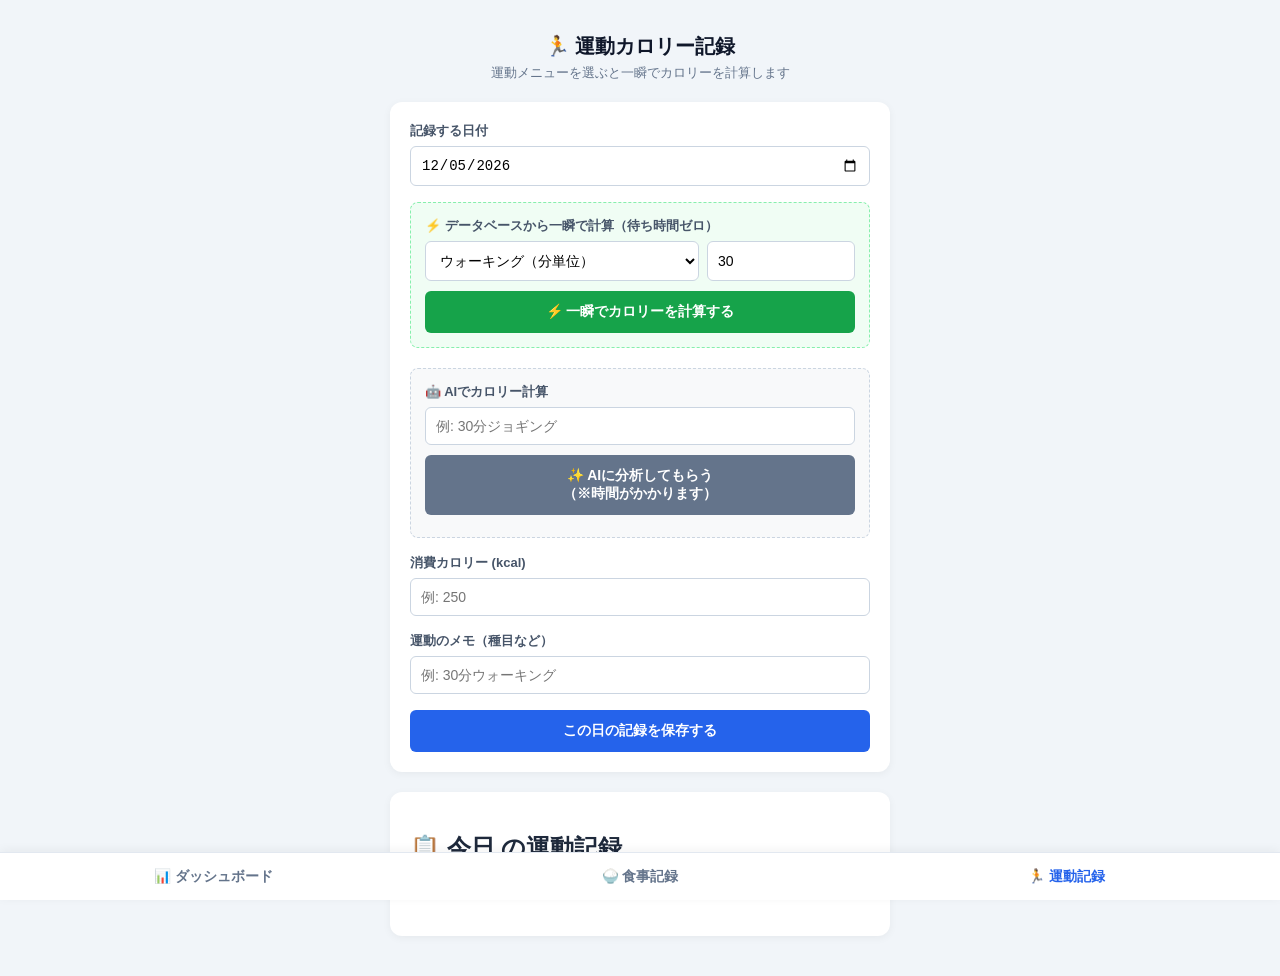
<file: exercise.html>
<!DOCTYPE html>
<html lang="ja">
<head>
    <meta charset="UTF-8">
    <meta name="viewport" content="width=device-width, initial-scale=1.0">
    <title>運動記録 - 体重・カロリー管理アプリ</title>
    <link rel="stylesheet" href="style.css">
</head>
<body>

    <div class="container">
        <!-- ヘッダー -->
        <header class="app-header">
            <h1>🏃 運動カロリー記録</h1>
            <p class="subtitle">運動メニューを選ぶと一瞬でカロリーを計算します</p>
        </header>

        <!-- 運動入力・表示カード -->
        <main class="card">
            <div class="form-group">
                <label for="exerciseDate">記録する日付</label>
                <input type="date" id="exerciseDate" onchange="onDateChanged()">
            </div>

            <!-- ★指定された9つの運動項目に対応したデータベース計算エリア -->
            <div class="form-group db-calc-box">
                <label class="db-calc-label">⚡ データベースから一瞬で計算（待ち時間ゼロ）</label>
                
                <div class="db-input-row">
                    <select id="dbExerciseSelect" class="db-select-field">
                        <option value="walking">ウォーキング（分単位）</option>
                        <option value="running">ジョギング（分単位）</option>
                        <option value="pushup">腕立て（回数単位）</option>
                        <option value="situp">腹筋（回数単位）</option>
                        <option value="backextension">背筋（回数単位）</option>
                        <option value="squat">スクワット（回数単位）</option>
                        <option value="cycling">サイクリング（分単位）</option>
                        <option value="yoga">ヨガ・ストレッチ（分単位）</option>
                        <option value="swimming">水泳（分単位）</option>
                    </select>
                    <input type="number" id="dbExerciseAmount" class="db-amount-field" placeholder="時間(分) or 回数" value="30">
                </div>
                
                <button type="button" class="btn-primary db-btn" onclick="calculateFromDatabase()">⚡ 一瞬でカロリーを計算する</button>
            </div>

            <!-- 従来のAI自動計算エリア（おまけ） -->
            <div class="form-group ai-calc-box">
                <label for="aiInputText" class="ai-calc-label">🤖 AIでカロリー計算</label>
                <input type="text" id="aiInputText" class="ai-input-field" placeholder="例: 30分ジョギング">
                <button type="button" class="btn-primary ai-btn" onclick="analyzeExerciseWithAI()">✨ AIに分析してもらう<br>（※時間がかかります）</button>
                <p id="aiStatus" class="ai-status-text"></p>
            </div>

            <div class="form-group">
                <label for="burnedCal">消費カロリー (kcal)</label>
                <input type="number" id="burnedCal" placeholder="例: 250">
            </div>

            <div class="form-group">
                <label for="exerciseMemo">運動のメモ（種目など）</label>
                <input type="text" id="exerciseMemo" placeholder="例: 30分ウォーキング">
            </div>

            <button class="btn-primary" onclick="saveExerciseRecord()">この日の記録を保存する</button>
        </main>

        <!-- 選択した日の状態を表示するエリア -->
        <section class="card" style="margin-top: 20px;">
            <h2>📋 <span id="selectedDateTitle">今日</span> の運動記録</h2>
            <div id="dayRecordList">この日の記録はまだありません。</div>
        </section>

        <!-- 画面下部固定のナビゲーションバー -->
        <nav class="bottom-nav">
            <a href="index.html">📊 ダッシュボード</a>
            <a href="food.html">🍚 食事記録</a>
            <a href="exercise.html" class="active">🏃 運動記録</a>
        </nav>
    </div>

    <script src="exercise.js"></script>
</body>
</html>
</file>
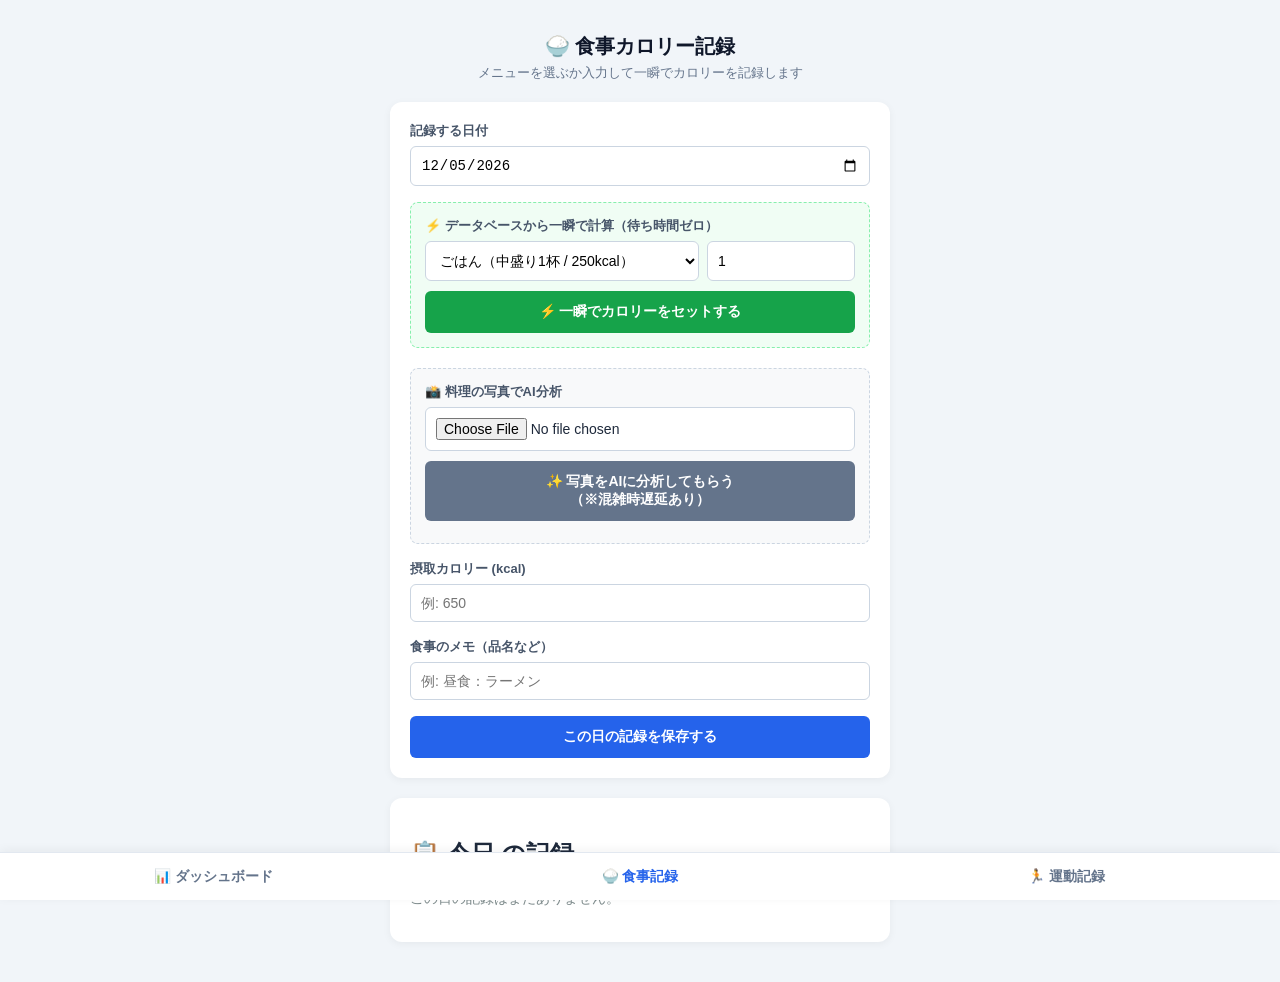
<file: food.html>
<!DOCTYPE html>
<html lang="ja">
<head>
    <meta charset="UTF-8">
    <meta name="viewport" content="width=device-width, initial-scale=1.0">
    <title>食事記録 - 体重・カロリー管理アプリ</title>
    <link rel="stylesheet" href="style.css">
</head>
<body>

    <div class="container">
        <!-- ヘッダー -->
        <header class="app-header">
            <h1>🍚 食事カロリー記録</h1>
            <p class="subtitle">メニューを選ぶか入力して一瞬でカロリーを記録します</p>
        </header>

        <!-- 食事入力・表示カード -->
        <main class="card">
            <div class="form-group">
                <label for="foodDate">記録する日付</label>
                <input type="date" id="foodDate" onchange="onDateChanged()">
            </div>

            <!-- ★データベース計算エリア（待ち時間ゼロ） -->
            <div class="form-group db-calc-box">
                <label class="db-calc-label">⚡ データベースから一瞬で計算（待ち時間ゼロ）</label>
                
                <div class="db-input-row">
                    <select id="dbFoodSelect" class="db-select-field">
                        <optgroup label="🍚 ごはん・主食">
                            <option value="rice">ごはん（中盛り1杯 / 250kcal）</option>
                            <option value="onigiri">おにぎり（1個 / 180kcal）</option>
                            <option value="bread">食パン（6枚切り1枚 / 160kcal）</option>
                        </optgroup>
                        <optgroup label="🍜 麺類">
                            <option value="ramen">ラーメン（1杯 / 650kcal）</option>
                            <option value="udon">うどん・そば（1杯 / 400kcal）</option>
                            <option value="pasta">パスタ（1皿 / 600kcal）</option>
                        </optgroup>
                        <optgroup label="🍖 主菜・おかず">
                            <option value="karaage">鶏の唐揚げ（3〜4個 / 300kcal）</option>
                            <option value="hamburg">ハンバーグ（1個 / 350kcal）</option>
                            <option value="grilled_fish">焼き魚（1切れ / 200kcal）</option>
                            <option value="curry">カレーライス（1皿 / 750kcal）</option>
                        </optgroup>
                        <optgroup label="🍳 卵料理・おつまみ">
                            <option value="tamagoyaki">卵焼き（1人前 / 150kcal）</option>
                        </optgroup>
                        <optgroup label="🥗 汁物・副菜">
                            <option value="salad">グリーンサラダ（1皿 / 80kcal）</option>
                            <option value="miso_soup">みそ汁（1杯 / 50kcal）</option>
                        </optgroup>
                        <optgroup label="🍺 ドリンク・お酒・スイーツ">
                            <option value="beer350">ビール 350ml（1缶 / 140kcal）</option>
                            <option value="beer500">ビール 500ml（1缶 / 200kcal）</option>
                            <option value="coffee_latte">カフェラテ（1杯 / 120kcal）</option>
                            <option value="sweets">洋菓子・ケーキ（1個 / 350kcal）</option>
                        </optgroup>
                    </select>
                    
                    <!-- ★ 1から始まり、0.5刻みで増減するように設定 (min="1", step="0.5", value="1") -->
                    <input type="number" id="dbFoodAmount" class="db-amount-field" placeholder="数量" value="1" min="1" step="0.5">
                </div>
                
                <button type="button" class="btn-primary db-btn" onclick="calculateFoodFromDatabase()">⚡ 一瞬でカロリーをセットする</button>
            </div>

            <!-- ★写真AI分析エリア（おまけ） -->
            <div class="form-group ai-calc-box">
                <label for="foodPhoto" class="ai-calc-label">📸 料理の写真でAI分析</label>
                <input type="file" id="foodPhoto" accept="image/*" capture="environment" class="ai-input-field">
                <button type="button" class="btn-primary ai-btn" onclick="analyzePhotoWithAI()">✨ 写真をAIに分析してもらう<br>（※混雑時遅延あり）</button>
                <p id="aiStatus" class="ai-status-text"></p>
            </div>

            <div class="form-group">
                <label for="foodIntake">摂取カロリー (kcal)</label>
                <input type="number" id="foodIntake" placeholder="例: 650">
            </div>

            <div class="form-group">
                <label for="foodMemo">食事のメモ（品名など）</label>
                <input type="text" id="foodMemo" placeholder="例: 昼食：ラーメン">
            </div>

            <button class="btn-primary" onclick="saveFoodRecord()">この日の記録を保存する</button>
        </main>

        <!-- 選択した日の状態を表示するエリア -->
        <section class="card" style="margin-top: 20px;">
            <h2>📋 <span id="selectedDateTitle">今日</span> の記録</h2>
            <div id="dayRecordList">この日の記録はまだありません。</div>
        </section>

        <!-- 画面下部固定のナビゲーションバー -->
        <nav class="bottom-nav">
            <a href="index.html">📊 ダッシュボード</a>
            <a href="food.html" class="active">🍚 食事記録</a>
            <a href="exercise.html">🏃 運動記録</a>
        </nav>
    </div>

    <script src="food.js"></script>
</body>
</html>
</file>
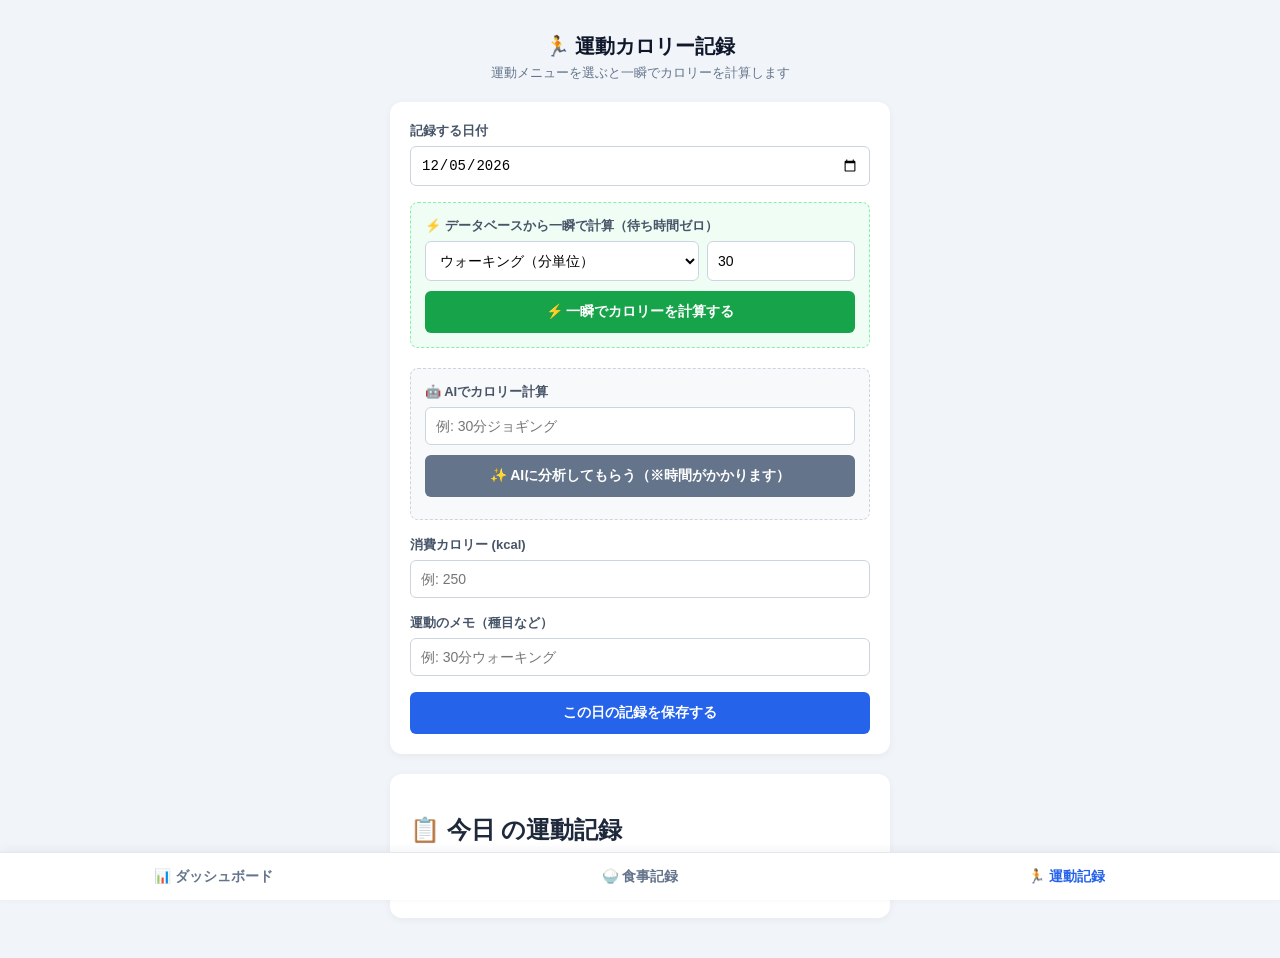
<file: weight_app/exercise.html>
<!DOCTYPE html>
<html lang="ja">
<head>
    <meta charset="UTF-8">
    <meta name="viewport" content="width=device-width, initial-scale=1.0">
    <title>運動記録 - 体重・カロリー管理アプリ</title>
    <link rel="stylesheet" href="style.css">
</head>
<body>

    <div class="container">
        <!-- ヘッダー -->
        <header class="app-header">
            <h1>🏃 運動カロリー記録</h1>
            <p class="subtitle">運動メニューを選ぶと一瞬でカロリーを計算します</p>
        </header>

        <!-- 運動入力・表示カード -->
        <main class="card">
            <div class="form-group">
                <label for="exerciseDate">記録する日付</label>
                <input type="date" id="exerciseDate" onchange="onDateChanged()">
            </div>

            <!-- ★指定された9つの運動項目に対応したデータベース計算エリア -->
            <div class="form-group db-calc-box">
                <label class="db-calc-label">⚡ データベースから一瞬で計算（待ち時間ゼロ）</label>
                
                <div class="db-input-row">
                    <select id="dbExerciseSelect" class="db-select-field">
                        <option value="walking">ウォーキング（分単位）</option>
                        <option value="running">ジョギング（分単位）</option>
                        <option value="pushup">腕立て（回数単位）</option>
                        <option value="situp">腹筋（回数単位）</option>
                        <option value="backextension">背筋（回数単位）</option>
                        <option value="squat">スクワット（回数単位）</option>
                        <option value="cycling">サイクリング（分単位）</option>
                        <option value="yoga">ヨガ・ストレッチ（分単位）</option>
                        <option value="swimming">水泳（分単位）</option>
                    </select>
                    <input type="number" id="dbExerciseAmount" class="db-amount-field" placeholder="時間(分) or 回数" value="30">
                </div>
                
                <button type="button" class="btn-primary db-btn" onclick="calculateFromDatabase()">⚡ 一瞬でカロリーを計算する</button>
            </div>

            <!-- 従来のAI自動計算エリア（おまけ） -->
            <div class="form-group ai-calc-box">
                <label for="aiInputText" class="ai-calc-label">🤖 AIでカロリー計算</label>
                <input type="text" id="aiInputText" class="ai-input-field" placeholder="例: 30分ジョギング">
                <button type="button" class="btn-primary ai-btn" onclick="analyzeExerciseWithAI()">✨ AIに分析してもらう（※時間がかかります）</button>
                <p id="aiStatus" class="ai-status-text"></p>
            </div>

            <div class="form-group">
                <label for="burnedCal">消費カロリー (kcal)</label>
                <input type="number" id="burnedCal" placeholder="例: 250">
            </div>

            <div class="form-group">
                <label for="exerciseMemo">運動のメモ（種目など）</label>
                <input type="text" id="exerciseMemo" placeholder="例: 30分ウォーキング">
            </div>

            <button class="btn-primary" onclick="saveExerciseRecord()">この日の記録を保存する</button>
        </main>

        <!-- 選択した日の状態を表示するエリア -->
        <section class="card" style="margin-top: 20px;">
            <h2>📋 <span id="selectedDateTitle">今日</span> の運動記録</h2>
            <div id="dayRecordList">この日の記録はまだありません。</div>
        </section>

        <!-- 画面下部固定のナビゲーションバー -->
        <nav class="bottom-nav">
            <a href="index.html">📊 ダッシュボード</a>
            <a href="food.html">🍚 食事記録</a>
            <a href="exercise.html" class="active">🏃 運動記録</a>
        </nav>
    </div>

    <script src="exercise.js"></script>
</body>
</html>
</file>
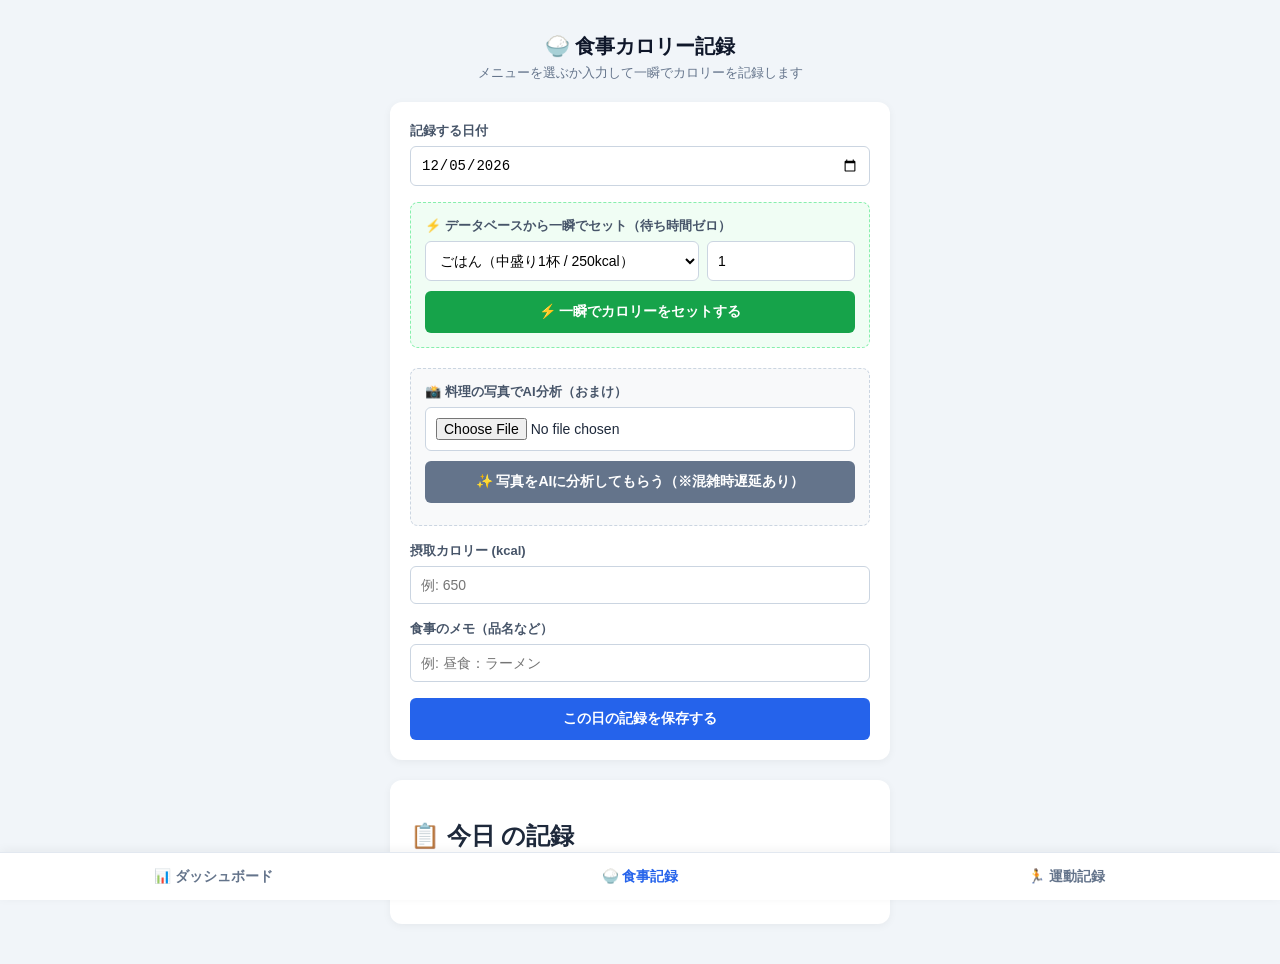
<file: weight_app/food.html>
<!DOCTYPE html>
<html lang="ja">
<head>
    <meta charset="UTF-8">
    <meta name="viewport" content="width=device-width, initial-scale=1.0">
    <title>食事記録 - 体重・カロリー管理アプリ</title>
    <link rel="stylesheet" href="style.css">
</head>
<body>

    <div class="container">
        <!-- ヘッダー -->
        <header class="app-header">
            <h1>🍚 食事カロリー記録</h1>
            <p class="subtitle">メニューを選ぶか入力して一瞬でカロリーを記録します</p>
        </header>

        <!-- 食事入力・表示カード -->
        <main class="card">
            <div class="form-group">
                <label for="foodDate">記録する日付</label>
                <input type="date" id="foodDate" onchange="onDateChanged()">
            </div>

            <!-- ★データベース計算エリア（待ち時間ゼロ） -->
            <div class="form-group db-calc-box">
                <label class="db-calc-label">⚡ データベースから一瞬でセット（待ち時間ゼロ）</label>
                
                <div class="db-input-row">
                    <select id="dbFoodSelect" class="db-select-field">
                        <optgroup label="🍚 ごはん・主食">
                            <option value="rice">ごはん（中盛り1杯 / 250kcal）</option>
                            <option value="onigiri">おにぎり（1個 / 180kcal）</option>
                            <option value="bread">食パン（6枚切り1枚 / 160kcal）</option>
                        </optgroup>
                        <optgroup label="🍜 麺類">
                            <option value="ramen">ラーメン（1杯 / 650kcal）</option>
                            <option value="udon">うどん・そば（1杯 / 400kcal）</option>
                            <option value="pasta">パスタ（1皿 / 600kcal）</option>
                        </optgroup>
                        <optgroup label="🍖 主菜・おかず">
                            <option value="karaage">鶏の唐揚げ（3〜4個 / 300kcal）</option>
                            <option value="hamburg">ハンバーグ（1個 / 350kcal）</option>
                            <option value="grilled_fish">焼き魚（1切れ / 200kcal）</option>
                            <option value="curry">カレーライス（1皿 / 750kcal）</option>
                        </optgroup>
                        <optgroup label="🍳 卵料理・おつまみ">
                            <option value="tamagoyaki">卵焼き（1人前 / 150kcal）</option>
                        </optgroup>
                        <optgroup label="🥗 汁物・副菜">
                            <option value="salad">グリーンサラダ（1皿 / 80kcal）</option>
                            <option value="miso_soup">みそ汁（1杯 / 50kcal）</option>
                        </optgroup>
                        <optgroup label="🍺 ドリンク・お酒・スイーツ">
                            <option value="beer350">ビール 350ml（1缶 / 140kcal）</option>
                            <option value="beer500">ビール 500ml（1缶 / 200kcal）</option>
                            <option value="coffee_latte">カフェラテ（1杯 / 120kcal）</option>
                            <option value="sweets">洋菓子・ケーキ（1個 / 350kcal）</option>
                        </optgroup>
                    </select>
                    
                    <!-- ★ 1から始まり、0.5刻みで増減するように設定 (min="1", step="0.5", value="1") -->
                    <input type="number" id="dbFoodAmount" class="db-amount-field" placeholder="数量" value="1" min="1" step="0.5">
                </div>
                
                <button type="button" class="btn-primary db-btn" onclick="calculateFoodFromDatabase()">⚡ 一瞬でカロリーをセットする</button>
            </div>

            <!-- ★写真AI分析エリア（おまけ） -->
            <div class="form-group ai-calc-box">
                <label for="foodPhoto" class="ai-calc-label">📸 料理の写真でAI分析（おまけ）</label>
                <input type="file" id="foodPhoto" accept="image/*" capture="environment" class="ai-input-field">
                <button type="button" class="btn-primary ai-btn" onclick="analyzePhotoWithAI()">✨ 写真をAIに分析してもらう（※混雑時遅延あり）</button>
                <p id="aiStatus" class="ai-status-text"></p>
            </div>

            <div class="form-group">
                <label for="foodIntake">摂取カロリー (kcal)</label>
                <input type="number" id="foodIntake" placeholder="例: 650">
            </div>

            <div class="form-group">
                <label for="foodMemo">食事のメモ（品名など）</label>
                <input type="text" id="foodMemo" placeholder="例: 昼食：ラーメン">
            </div>

            <button class="btn-primary" onclick="saveFoodRecord()">この日の記録を保存する</button>
        </main>

        <!-- 選択した日の状態を表示するエリア -->
        <section class="card" style="margin-top: 20px;">
            <h2>📋 <span id="selectedDateTitle">今日</span> の記録</h2>
            <div id="dayRecordList">この日の記録はまだありません。</div>
        </section>

        <!-- 画面下部固定のナビゲーションバー -->
        <nav class="bottom-nav">
            <a href="index.html">📊 ダッシュボード</a>
            <a href="food.html" class="active">🍚 食事記録</a>
            <a href="exercise.html">🏃 運動記録</a>
        </nav>
    </div>

    <script src="food.js"></script>
</body>
</html>
</file>
<file: style.css>
/* ========================================== */
/* 共通デザイン・スタイル定義 */
/* ========================================== */
body {
    font-family: -apple-system, BlinkMacSystemFont, "Segoe UI", Roboto, sans-serif;
    background-color: #f1f5f9;
    color: #1e293b;
    margin: 0;
    padding: 20px;
}

.container {
    max-width: 500px;
    margin: 0 auto;
}

.card {
    background: #fff;
    border-radius: 12px;
    box-shadow: 0 2px 8px rgba(0,0,0,0.05);
    padding: 20px;
    margin-bottom: 20px;
}

.app-header {
    text-align: center;
    margin-bottom: 20px;
}

.app-header h1 {
    font-size: 20px;
    margin-bottom: 4px;
    color: #0f172a;
}

.subtitle {
    font-size: 13px;
    color: #64748b;
    margin: 0;
}

.form-group {
    margin-bottom: 16px;
}

.form-group label {
    font-size: 13px;
    color: #475569;
    display: block;
    margin-bottom: 6px;
    font-weight: bold;
}

.form-group input,
.form-group select {
    width: 100%;
    padding: 10px;
    border: 1px solid #cbd5e1;
    border-radius: 6px;
    box-sizing: border-box;
    font-size: 14px;
}

.btn-primary {
    width: 100%;
    background-color: #2563eb;
    color: #fff;
    border: none;
    padding: 12px;
    border-radius: 6px;
    cursor: pointer;
    font-weight: bold;
    font-size: 14px;
    transition: background-color 0.2s;
}

.btn-primary:hover {
    background-color: #1d4ed8;
}

.link-btn {
    color: #2563eb;
    text-decoration: none;
    font-size: 14px;
    font-weight: bold;
}

.link-btn:hover {
    text-decoration: underline;
}

/* ========================================== */
/* プロフィールアコーディオン専用のスタイル */
/* ========================================== */
.profile-card {
    background: #fff;
    border-radius: 12px;
    box-shadow: 0 2px 8px rgba(0,0,0,0.05);
    padding: 16px;
    margin-bottom: 20px;
}

.profile-header {
    display: flex;
    justify-content: space-between;
    align-items: center;
    cursor: pointer;
    user-select: none;
}

.profile-header h3 {
    margin: 0;
    font-size: 16px;
    color: #1e293b;
}

.accordion-icon {
    font-size: 14px;
    color: #64748b;
}

.profile-body {
    display: none;
    margin-top: 15px;
    border-top: 1px solid #e2e8f0;
    padding-top: 15px;
}

/* ========================================== */
/* 計算結果・収支サマリー用のスタイル */
/* ========================================== */
.calc-result-box {
    background: #f8fafc;
    border: 1px solid #e2e8f0;
    border-radius: 8px;
    padding: 12px;
    margin-top: 15px;
    margin-bottom: 15px;
}

.calc-result-box p {
    margin: 4px 0;
    font-size: 13px;
    color: #334155;
}

.calc-result-box .highlight {
    font-weight: bold;
    color: #2563eb;
}

/* ========================================== */
/* カレンダー専用のスタイル */
/* ========================================== */
.calendar-day-header {
    font-size: 11px;
    font-weight: bold;
    color: #64748b;
    padding-bottom: 4px;
}

.calendar-cell {
    aspect-ratio: 1;
    background: #f1f5f9;
    border-radius: 6px;
    display: flex;
    flex-direction: column;
    justify-content: center;
    align-items: center;
    cursor: pointer;
    font-size: 12px;
    font-weight: bold;
    color: #1e293b;
    transition: transform 0.1s, opacity 0.1s;
    position: relative;
}

.calendar-cell:hover {
    opacity: 0.8;
    transform: scale(0.95);
}

.calendar-cell.empty {
    background: transparent;
    cursor: default;
}

/* アンダーカロリー（達成：緑系） */
.calendar-cell.under {
    background: #dcfce7;
    color: #166534;
    border: 1px solid #bbf7d0;
}

/* オーバーカロリー（超過：赤系） */
.calendar-cell.over {
    background: #fee2e2;
    color: #991b1b;
    border: 1px solid #fecaca;
}

/* 記録がないが日付がある日 */
.calendar-cell.neutral {
    background: #f8fafc;
    color: #64748b;
    border: 1px solid #e2e8f0;
}

/* ========================================== */
/* カレンダー専用のスタイル（コンパクト版） */
/* ========================================== */
.calendar-day-header {
    font-size: 10px;
    font-weight: bold;
    color: #64748b;
    padding-bottom: 2px;
}

.calendar-cell {
    aspect-ratio: 1.2; /* 少し横長にして高さを抑える */
    background: #f1f5f9;
    border-radius: 4px;
    display: flex;
    flex-direction: column;
    justify-content: center;
    align-items: center;
    cursor: pointer;
    font-size: 11px;
    font-weight: bold;
    color: #1e293b;
    transition: transform 0.1s, opacity 0.1s;
    position: relative;
}

.calendar-cell:hover {
    opacity: 0.8;
    transform: scale(0.95);
}

.calendar-cell.empty {
    background: transparent;
    cursor: default;
}

/* アンダーカロリー（達成：緑系） */
.calendar-cell.under {
    background: #dcfce7;
    color: #166534;
    border: 1px solid #bbf7d0;
}

/* オーバーカロリー（超過：赤系） */
.calendar-cell.over {
    background: #fee2e2;
    color: #991b1b;
    border: 1px solid #fecaca;
}

/* 記録がないが日付がある日 */
.calendar-cell.neutral {
    background: #f8fafc;
    color: #64748b;
    border: 1px solid #e2e8f0;
}

/* ========================================== */
/* ボトム固定ナビゲーションバーのスタイル */
/* ========================================== */
.bottom-nav {
    position: fixed;
    bottom: 0;
    left: 0;
    width: 100%;
    background: #ffffff;
    border-top: 1px solid #e2e8f0;
    display: flex;
    justify-content: space-around;
    padding: 0.6rem 0;           /* 上下の余白を少しコンパクトに調整 */
    box-shadow: 0 -0.125rem 0.625rem rgba(0, 0, 0, 0.05);
    z-index: 1000;
    box-sizing: border-box;
}

.bottom-nav a {
    text-decoration: none;
    color: #64748b;
    font-size: 0.85rem;          /* 375px以下でも収まりやすいサイズに微調整 */
    font-weight: bold;
    display: flex;
    flex-direction: column;
    align-items: center;
    gap: 0.15rem;                /* アイコンと文字の間隔を少し狭く */
    padding: 0.3rem 0.4rem;      /* 左右のパディングを少しスリムに */
    white-space: nowrap;         /* ★ここで文字の強制折り返しを禁止する */
    transition: color 0.2s;
    flex: 1;                     /* 3つのメニューで幅を均等に分ける */
    text-align: center;
}

.bottom-nav a:hover,
.bottom-nav a.active {
    color: #2563eb;
}

/* ========================================== */
/* カレンダーヘッダーのスマホ向け折り返し防止 */
/* ========================================== */
.calendar-header-area {
    display: flex;
    justify-content: space-between;
    align-items: center;
    margin-bottom: 10px;
    gap: 4px;
}

.calendar-title {
    margin: 0;
    font-size: 14px; /* スマホでも折り返しにくいサイズに調整 */
    white-space: nowrap; /* 文字の勝手な折り返しを防ぐ */
}

.calendar-nav-group {
    display: flex;
    gap: 4px;
    align-items: center;
    white-space: nowrap;
}

/* ========================================== */
/* 運動データベース計算＆AI計算エリアの専用スタイル */
/* ========================================== */

/* データベース計算ボックス */
.db-calc-box {
    background: #f0fdf4;
    padding: 14px;
    border-radius: 8px;
    border: 1px dashed #86efac;
    margin-bottom: 20px;
}

.db-calc-label {
    color: #166534;
    font-size: 14px;
    margin-bottom: 8px;
    display: block;
    font-weight: bold;
}

.db-btn {
    background-color: #16a34a;
}
.db-btn:hover {
    background-color: #15803d;
}

/* AI計算ボックス */
.ai-calc-box {
    background: #f8f9fa;
    padding: 14px;
    border-radius: 8px;
    border: 1px dashed #cbd5e1;
}

.ai-calc-label {
    color: #2563eb;
    font-size: 14px;
    margin-bottom: 8px;
    display: block;
    font-weight: bold;
}

.ai-input-field {
    margin-bottom: 10px;
    font-size: 14px;
    width: 100%;
    padding: 8px;
    border: 1px solid #ccc;
    border-radius: 4px;
    box-sizing: border-box;
}

.ai-btn {
    background-color: #64748b;
}
.ai-btn:hover {
    background-color: #475569;
}

.ai-status-text {
    font-size: 12px;
    color: #64748b;
    margin-top: 8px;
    margin-bottom: 0;
}

/* ========================================== */
/* 運動データベース計算エリアの専用スタイル */
/* ========================================== */
.db-calc-box {
    background: #f0fdf4;
    padding: 14px;
    border-radius: 8px;
    border: 1px dashed #86efac;
    margin-bottom: 20px;
}

.db-calc-label {
    color: #166534;
    font-size: 14px;
    margin-bottom: 8px;
    display: block;
    font-weight: bold;
}

.db-input-row {
    display: flex;
    gap: 8px;
    margin-bottom: 10px;
}

.db-select-field {
    flex: 2;
    padding: 8px;
    font-size: 14px;
    border: 1px solid #cbd5e1;
    border-radius: 6px;
    background-color: #fff;
}

.db-amount-field {
    flex: 1;
    padding: 8px;
    font-size: 14px;
    border: 1px solid #cbd5e1;
    border-radius: 6px;
    background-color: #fff;
}

.db-btn {
    background-color: #16a34a;
}
.db-btn:hover {
    background-color: #15803d;
}

/* ========================================== */
/* AI計算エリアの専用スタイル */
/* ========================================== */
.ai-calc-box {
    background: #f8f9fa;
    padding: 14px;
    border-radius: 8px;
    border: 1px dashed #cbd5e1;
}

.ai-calc-label {
    color: #2563eb;
    font-size: 14px;
    margin-bottom: 8px;
    display: block;
    font-weight: bold;
}

.ai-input-field {
    margin-bottom: 10px;
    font-size: 14px;
    width: 100%;
    padding: 8px;
    border: 1px solid #ccc;
    border-radius: 4px;
    box-sizing: border-box;
    background-color: #fff;
}

.ai-btn {
    background-color: #64748b;
}
.ai-btn:hover {
    background-color: #475569;
}

.ai-status-text {
    font-size: 12px;
    color: #64748b;
    margin-top: 8px;
    margin-bottom: 0;
}

/* ========================================== */
/* ダッシュボード (index.html) 専用スタイル */
/* ========================================== */

/* プロフィール・設定ボタン回り */
.profile-save-btn {
    margin-top: 10px;
}

.api-key-section {
    margin-top: 15px;
    border-top: 1px dashed #cbd5e1;
    padding-top: 15px;
}

.api-key-label {
    color: #2563eb;
}

.api-key-note {
    font-size: 11px;
    color: #64748b;
    margin-top: 2px;
    margin-bottom: 6px;
}

.api-key-row {
    display: flex;
    gap: 6px;
    margin-bottom: 6px;
}

.api-key-input {
    font-size: 13px;
    flex: 1;
}

.api-key-save-btn {
    padding: 8px 12px;
    background: #10b981;
    color: #fff;
    border: none;
    border-radius: 6px;
    font-weight: bold;
    cursor: pointer;
    white-space: nowrap;
}

.api-key-delete-btn {
    width: 100%;
    padding: 6px;
    background: #f1f5f9;
    color: #ef4444;
    border: 1px solid #fca5a5;
    border-radius: 6px;
    font-size: 12px;
    font-weight: bold;
    cursor: pointer;
}

.api-key-status {
    font-size: 11px;
    color: #166534;
    margin: 6px 0 0 0;
}

.reset-section {
    margin-top: 20px;
    border-top: 1px dashed #cbd5e1;
    padding-top: 15px;
}

.reset-btn {
    background-color: #ef4444;
}
.reset-btn:hover {
    background-color: #dc2626;
}

/* 体重グラフ・入力セクション */
.chart-header-area {
    display: flex;
    justify-content: space-between;
    align-items: center;
    margin-bottom: 12px;
    gap: 8px;
}

.chart-title {
    margin: 0;
    font-size: 15px;
    font-weight: bold;
    white-space: nowrap;
}

.period-btn-group {
    display: flex;
    gap: 3px;
    flex-shrink: 0;
}

.period-btn {
    padding: 4px 6px;
    font-size: 10px;
    border: 1px solid #cbd5e1;
    background: #fff;
    border-radius: 4px;
    cursor: pointer;
    white-space: nowrap;
}

.period-btn.active {
    background: #2563eb;
    color: #fff;
    border-color: #2563eb;
}

.chart-container-box {
    position: relative;
    height: 220px;
    width: 100%;
    margin-bottom: 20px;
}

.weight-form-area {
    border-top: 1px solid #e2e8f0;
    padding-top: 15px;
}

.weight-input-row {
    display: flex;
    gap: 10px;
    align-items: flex-end;
}

.weight-input-col {
    flex: 1;
}

.weight-label {
    font-size: 12px;
    color: #475569;
    display: block;
    margin-bottom: 4px;
}

.weight-date-field,
.weight-value-field {
    width: 100%;
    padding: 8px;
    border: 1px solid #cbd5e1;
    border-radius: 6px;
    box-sizing: border-box;
    font-size: 14px;
}

.weight-save-btn {
    padding: 9px 16px;
    white-space: nowrap;
}

/* カロリー収支サマリーセクション */
.summary-section-title {
    font-size: 15px;
    margin-top: 0;
    margin-bottom: 10px;
}

.summary-box {
    display: flex;
    justify-content: space-around;
    text-align: center;
    margin: 15px 0;
    padding: 12px 8px;
    background: #f8fafc;
    border-radius: 8px;
    align-items: center;
}

.summary-item-col {
    flex: 1;
    min-width: 0;
}

.summary-item-col-wide {
    flex: 1.2;
    min-width: 0;
    position: relative;
}

.summary-label {
    font-size: 11px;
    color: #64748b;
    display: block;
    white-space: nowrap;
}

.summary-vs {
    font-size: 14px;
    color: #cbd5e1;
    padding: 0 4px;
    flex-shrink: 0;
}

.summary-value-intake {
    font-size: 16px;
    font-weight: bold;
    color: #2563eb;
    display: block;
    margin-top: 4px;
}

.summary-value-burn {
    font-size: 16px;
    font-weight: bold;
    color: #ef4444;
    display: block;
    margin-top: 4px;
    cursor: pointer;
}

.burn-popup {
    display: none;
    position: absolute;
    top: 100%;
    left: 50%;
    transform: translateX(-50%);
    background: #1e293b;
    color: #fff;
    padding: 6px 10px;
    border-radius: 6px;
    font-size: 11px;
    white-space: nowrap;
    z-index: 10;
    box-shadow: 0 4px 6px rgba(0,0,0,0.1);
    margin-top: 4px;
}

.balance-display-box {
    text-align: center;
    padding: 10px;
    border-radius: 6px;
    background: #eff6ff;
}

.balance-text {
    margin: 0;
    font-size: 13px;
    font-weight: bold;
    color: #1e293b;
}

/* カレンダーセクション */
.calendar-title-text {
    font-size: 15px;
    font-weight: bold;
    white-space: nowrap;
}

.calendar-nav-btn {
    padding: 4px 8px;
    font-size: 12px;
    border: 1px solid #cbd5e1;
    background: #fff;
    border-radius: 4px;
    cursor: pointer;
    white-space: nowrap;
}

.calendar-ym-display {
    display: inline-flex;
    flex-direction: column;
    align-items: center;
    line-height: 1.1;
    vertical-align: middle;
}

.calendar-year-span {
    font-size: 10px;
    font-weight: bold;
    color: #64748b;
    white-space: nowrap;
}

.calendar-month-span {
    font-size: 13px;
    font-weight: bold;
    white-space: nowrap;
}

.calendar-grid {
    display: grid;
    grid-template-columns: repeat(7, 1fr);
    gap: 3px;
    text-align: center;
    margin-bottom: 10px;
}

.calendar-detail-box {
    background: #f8fafc;
    border: 1px solid #e2e8f0;
    border-radius: 6px;
    padding: 10px;
    font-size: 12px;
    color: #334155;
}

.calendar-detail-placeholder {
    margin: 0;
    font-weight: bold;
    color: #64748b;
}
</file>
<file: weight_app/style.css>
/* ========================================== */
/* 共通デザイン・スタイル定義 */
/* ========================================== */
body {
    font-family: -apple-system, BlinkMacSystemFont, "Segoe UI", Roboto, sans-serif;
    background-color: #f1f5f9;
    color: #1e293b;
    margin: 0;
    padding: 20px;
}

.container {
    max-width: 500px;
    margin: 0 auto;
}

.card {
    background: #fff;
    border-radius: 12px;
    box-shadow: 0 2px 8px rgba(0,0,0,0.05);
    padding: 20px;
    margin-bottom: 20px;
}

.app-header {
    text-align: center;
    margin-bottom: 20px;
}

.app-header h1 {
    font-size: 20px;
    margin-bottom: 4px;
    color: #0f172a;
}

.subtitle {
    font-size: 13px;
    color: #64748b;
    margin: 0;
}

.form-group {
    margin-bottom: 16px;
}

.form-group label {
    font-size: 13px;
    color: #475569;
    display: block;
    margin-bottom: 6px;
    font-weight: bold;
}

.form-group input,
.form-group select {
    width: 100%;
    padding: 10px;
    border: 1px solid #cbd5e1;
    border-radius: 6px;
    box-sizing: border-box;
    font-size: 14px;
}

.btn-primary {
    width: 100%;
    background-color: #2563eb;
    color: #fff;
    border: none;
    padding: 12px;
    border-radius: 6px;
    cursor: pointer;
    font-weight: bold;
    font-size: 14px;
    transition: background-color 0.2s;
}

.btn-primary:hover {
    background-color: #1d4ed8;
}

.link-btn {
    color: #2563eb;
    text-decoration: none;
    font-size: 14px;
    font-weight: bold;
}

.link-btn:hover {
    text-decoration: underline;
}

/* ========================================== */
/* プロフィールアコーディオン専用のスタイル */
/* ========================================== */
.profile-card {
    background: #fff;
    border-radius: 12px;
    box-shadow: 0 2px 8px rgba(0,0,0,0.05);
    padding: 16px;
    margin-bottom: 20px;
}

.profile-header {
    display: flex;
    justify-content: space-between;
    align-items: center;
    cursor: pointer;
    user-select: none;
}

.profile-header h3 {
    margin: 0;
    font-size: 16px;
    color: #1e293b;
}

.accordion-icon {
    font-size: 14px;
    color: #64748b;
}

.profile-body {
    display: none;
    margin-top: 15px;
    border-top: 1px solid #e2e8f0;
    padding-top: 15px;
}

/* ========================================== */
/* 計算結果・収支サマリー用のスタイル */
/* ========================================== */
.calc-result-box {
    background: #f8fafc;
    border: 1px solid #e2e8f0;
    border-radius: 8px;
    padding: 12px;
    margin-top: 15px;
    margin-bottom: 15px;
}

.calc-result-box p {
    margin: 4px 0;
    font-size: 13px;
    color: #334155;
}

.calc-result-box .highlight {
    font-weight: bold;
    color: #2563eb;
}

/* ========================================== */
/* カレンダー専用のスタイル */
/* ========================================== */
.calendar-day-header {
    font-size: 11px;
    font-weight: bold;
    color: #64748b;
    padding-bottom: 4px;
}

.calendar-cell {
    aspect-ratio: 1;
    background: #f1f5f9;
    border-radius: 6px;
    display: flex;
    flex-direction: column;
    justify-content: center;
    align-items: center;
    cursor: pointer;
    font-size: 12px;
    font-weight: bold;
    color: #1e293b;
    transition: transform 0.1s, opacity 0.1s;
    position: relative;
}

.calendar-cell:hover {
    opacity: 0.8;
    transform: scale(0.95);
}

.calendar-cell.empty {
    background: transparent;
    cursor: default;
}

/* アンダーカロリー（達成：緑系） */
.calendar-cell.under {
    background: #dcfce7;
    color: #166534;
    border: 1px solid #bbf7d0;
}

/* オーバーカロリー（超過：赤系） */
.calendar-cell.over {
    background: #fee2e2;
    color: #991b1b;
    border: 1px solid #fecaca;
}

/* 記録がないが日付がある日 */
.calendar-cell.neutral {
    background: #f8fafc;
    color: #64748b;
    border: 1px solid #e2e8f0;
}

/* ========================================== */
/* カレンダー専用のスタイル（コンパクト版） */
/* ========================================== */
.calendar-day-header {
    font-size: 10px;
    font-weight: bold;
    color: #64748b;
    padding-bottom: 2px;
}

.calendar-cell {
    aspect-ratio: 1.2; /* 少し横長にして高さを抑える */
    background: #f1f5f9;
    border-radius: 4px;
    display: flex;
    flex-direction: column;
    justify-content: center;
    align-items: center;
    cursor: pointer;
    font-size: 11px;
    font-weight: bold;
    color: #1e293b;
    transition: transform 0.1s, opacity 0.1s;
    position: relative;
}

.calendar-cell:hover {
    opacity: 0.8;
    transform: scale(0.95);
}

.calendar-cell.empty {
    background: transparent;
    cursor: default;
}

/* アンダーカロリー（達成：緑系） */
.calendar-cell.under {
    background: #dcfce7;
    color: #166534;
    border: 1px solid #bbf7d0;
}

/* オーバーカロリー（超過：赤系） */
.calendar-cell.over {
    background: #fee2e2;
    color: #991b1b;
    border: 1px solid #fecaca;
}

/* 記録がないが日付がある日 */
.calendar-cell.neutral {
    background: #f8fafc;
    color: #64748b;
    border: 1px solid #e2e8f0;
}

/* ========================================== */
/* ボトム固定ナビゲーションバーのスタイル */
/* ========================================== */
.bottom-nav {
    position: fixed;
    bottom: 0;
    left: 0;
    width: 100%;
    background: #ffffff;
    border-top: 1px solid #e2e8f0;
    display: flex;
    justify-content: space-around;
    padding: 0.6rem 0;           /* 上下の余白を少しコンパクトに調整 */
    box-shadow: 0 -0.125rem 0.625rem rgba(0, 0, 0, 0.05);
    z-index: 1000;
    box-sizing: border-box;
}

.bottom-nav a {
    text-decoration: none;
    color: #64748b;
    font-size: 0.85rem;          /* 375px以下でも収まりやすいサイズに微調整 */
    font-weight: bold;
    display: flex;
    flex-direction: column;
    align-items: center;
    gap: 0.15rem;                /* アイコンと文字の間隔を少し狭く */
    padding: 0.3rem 0.4rem;      /* 左右のパディングを少しスリムに */
    white-space: nowrap;         /* ★ここで文字の強制折り返しを禁止する */
    transition: color 0.2s;
    flex: 1;                     /* 3つのメニューで幅を均等に分ける */
    text-align: center;
}

.bottom-nav a:hover,
.bottom-nav a.active {
    color: #2563eb;
}

/* ========================================== */
/* カレンダーヘッダーのスマホ向け折り返し防止 */
/* ========================================== */
.calendar-header-area {
    display: flex;
    justify-content: space-between;
    align-items: center;
    margin-bottom: 10px;
    gap: 4px;
}

.calendar-title {
    margin: 0;
    font-size: 14px; /* スマホでも折り返しにくいサイズに調整 */
    white-space: nowrap; /* 文字の勝手な折り返しを防ぐ */
}

.calendar-nav-group {
    display: flex;
    gap: 4px;
    align-items: center;
    white-space: nowrap;
}

/* ========================================== */
/* 運動データベース計算＆AI計算エリアの専用スタイル */
/* ========================================== */

/* データベース計算ボックス */
.db-calc-box {
    background: #f0fdf4;
    padding: 14px;
    border-radius: 8px;
    border: 1px dashed #86efac;
    margin-bottom: 20px;
}

.db-calc-label {
    color: #166534;
    font-size: 14px;
    margin-bottom: 8px;
    display: block;
    font-weight: bold;
}

.db-btn {
    background-color: #16a34a;
}
.db-btn:hover {
    background-color: #15803d;
}

/* AI計算ボックス */
.ai-calc-box {
    background: #f8f9fa;
    padding: 14px;
    border-radius: 8px;
    border: 1px dashed #cbd5e1;
}

.ai-calc-label {
    color: #2563eb;
    font-size: 14px;
    margin-bottom: 8px;
    display: block;
    font-weight: bold;
}

.ai-input-field {
    margin-bottom: 10px;
    font-size: 14px;
    width: 100%;
    padding: 8px;
    border: 1px solid #ccc;
    border-radius: 4px;
    box-sizing: border-box;
}

.ai-btn {
    background-color: #64748b;
}
.ai-btn:hover {
    background-color: #475569;
}

.ai-status-text {
    font-size: 12px;
    color: #64748b;
    margin-top: 8px;
    margin-bottom: 0;
}

/* ========================================== */
/* 運動データベース計算エリアの専用スタイル */
/* ========================================== */
.db-calc-box {
    background: #f0fdf4;
    padding: 14px;
    border-radius: 8px;
    border: 1px dashed #86efac;
    margin-bottom: 20px;
}

.db-calc-label {
    color: #166534;
    font-size: 14px;
    margin-bottom: 8px;
    display: block;
    font-weight: bold;
}

.db-input-row {
    display: flex;
    gap: 8px;
    margin-bottom: 10px;
}

.db-select-field {
    flex: 2;
    padding: 8px;
    font-size: 14px;
    border: 1px solid #cbd5e1;
    border-radius: 6px;
    background-color: #fff;
}

.db-amount-field {
    flex: 1;
    padding: 8px;
    font-size: 14px;
    border: 1px solid #cbd5e1;
    border-radius: 6px;
    background-color: #fff;
}

.db-btn {
    background-color: #16a34a;
}
.db-btn:hover {
    background-color: #15803d;
}

/* ========================================== */
/* AI計算エリアの専用スタイル */
/* ========================================== */
.ai-calc-box {
    background: #f8f9fa;
    padding: 14px;
    border-radius: 8px;
    border: 1px dashed #cbd5e1;
}

.ai-calc-label {
    color: #2563eb;
    font-size: 14px;
    margin-bottom: 8px;
    display: block;
    font-weight: bold;
}

.ai-input-field {
    margin-bottom: 10px;
    font-size: 14px;
    width: 100%;
    padding: 8px;
    border: 1px solid #ccc;
    border-radius: 4px;
    box-sizing: border-box;
    background-color: #fff;
}

.ai-btn {
    background-color: #64748b;
}
.ai-btn:hover {
    background-color: #475569;
}

.ai-status-text {
    font-size: 12px;
    color: #64748b;
    margin-top: 8px;
    margin-bottom: 0;
}

/* ========================================== */
/* ダッシュボード (index.html) 専用スタイル */
/* ========================================== */

/* プロフィール・設定ボタン回り */
.profile-save-btn {
    margin-top: 10px;
}

.api-key-section {
    margin-top: 15px;
    border-top: 1px dashed #cbd5e1;
    padding-top: 15px;
}

.api-key-label {
    color: #2563eb;
}

.api-key-note {
    font-size: 11px;
    color: #64748b;
    margin-top: 2px;
    margin-bottom: 6px;
}

.api-key-row {
    display: flex;
    gap: 6px;
    margin-bottom: 6px;
}

.api-key-input {
    font-size: 13px;
    flex: 1;
}

.api-key-save-btn {
    padding: 8px 12px;
    background: #10b981;
    color: #fff;
    border: none;
    border-radius: 6px;
    font-weight: bold;
    cursor: pointer;
    white-space: nowrap;
}

.api-key-delete-btn {
    width: 100%;
    padding: 6px;
    background: #f1f5f9;
    color: #ef4444;
    border: 1px solid #fca5a5;
    border-radius: 6px;
    font-size: 12px;
    font-weight: bold;
    cursor: pointer;
}

.api-key-status {
    font-size: 11px;
    color: #166534;
    margin: 6px 0 0 0;
}

.reset-section {
    margin-top: 20px;
    border-top: 1px dashed #cbd5e1;
    padding-top: 15px;
}

.reset-btn {
    background-color: #ef4444;
}
.reset-btn:hover {
    background-color: #dc2626;
}

/* 体重グラフ・入力セクション */
.chart-header-area {
    display: flex;
    justify-content: space-between;
    align-items: center;
    margin-bottom: 12px;
    gap: 8px;
}

.chart-title {
    margin: 0;
    font-size: 15px;
    font-weight: bold;
    white-space: nowrap;
}

.period-btn-group {
    display: flex;
    gap: 3px;
    flex-shrink: 0;
}

.period-btn {
    padding: 4px 6px;
    font-size: 10px;
    border: 1px solid #cbd5e1;
    background: #fff;
    border-radius: 4px;
    cursor: pointer;
    white-space: nowrap;
}

.period-btn.active {
    background: #2563eb;
    color: #fff;
    border-color: #2563eb;
}

.chart-container-box {
    position: relative;
    height: 220px;
    width: 100%;
    margin-bottom: 20px;
}

.weight-form-area {
    border-top: 1px solid #e2e8f0;
    padding-top: 15px;
}

.weight-input-row {
    display: flex;
    gap: 10px;
    align-items: flex-end;
}

.weight-input-col {
    flex: 1;
}

.weight-label {
    font-size: 12px;
    color: #475569;
    display: block;
    margin-bottom: 4px;
}

.weight-date-field,
.weight-value-field {
    width: 100%;
    padding: 8px;
    border: 1px solid #cbd5e1;
    border-radius: 6px;
    box-sizing: border-box;
    font-size: 14px;
}

.weight-save-btn {
    padding: 9px 16px;
    white-space: nowrap;
}

/* カロリー収支サマリーセクション */
.summary-section-title {
    font-size: 15px;
    margin-top: 0;
    margin-bottom: 10px;
}

.summary-box {
    display: flex;
    justify-content: space-around;
    text-align: center;
    margin: 15px 0;
    padding: 12px 8px;
    background: #f8fafc;
    border-radius: 8px;
    align-items: center;
}

.summary-item-col {
    flex: 1;
    min-width: 0;
}

.summary-item-col-wide {
    flex: 1.2;
    min-width: 0;
    position: relative;
}

.summary-label {
    font-size: 11px;
    color: #64748b;
    display: block;
    white-space: nowrap;
}

.summary-vs {
    font-size: 14px;
    color: #cbd5e1;
    padding: 0 4px;
    flex-shrink: 0;
}

.summary-value-intake {
    font-size: 16px;
    font-weight: bold;
    color: #2563eb;
    display: block;
    margin-top: 4px;
}

.summary-value-burn {
    font-size: 16px;
    font-weight: bold;
    color: #ef4444;
    display: block;
    margin-top: 4px;
    cursor: pointer;
}

.burn-popup {
    display: none;
    position: absolute;
    top: 100%;
    left: 50%;
    transform: translateX(-50%);
    background: #1e293b;
    color: #fff;
    padding: 6px 10px;
    border-radius: 6px;
    font-size: 11px;
    white-space: nowrap;
    z-index: 10;
    box-shadow: 0 4px 6px rgba(0,0,0,0.1);
    margin-top: 4px;
}

.balance-display-box {
    text-align: center;
    padding: 10px;
    border-radius: 6px;
    background: #eff6ff;
}

.balance-text {
    margin: 0;
    font-size: 13px;
    font-weight: bold;
    color: #1e293b;
}

/* カレンダーセクション */
.calendar-title-text {
    font-size: 15px;
    font-weight: bold;
    white-space: nowrap;
}

.calendar-nav-btn {
    padding: 4px 8px;
    font-size: 12px;
    border: 1px solid #cbd5e1;
    background: #fff;
    border-radius: 4px;
    cursor: pointer;
    white-space: nowrap;
}

.calendar-ym-display {
    display: inline-flex;
    flex-direction: column;
    align-items: center;
    line-height: 1.1;
    vertical-align: middle;
}

.calendar-year-span {
    font-size: 10px;
    font-weight: bold;
    color: #64748b;
    white-space: nowrap;
}

.calendar-month-span {
    font-size: 13px;
    font-weight: bold;
    white-space: nowrap;
}

.calendar-grid {
    display: grid;
    grid-template-columns: repeat(7, 1fr);
    gap: 3px;
    text-align: center;
    margin-bottom: 10px;
}

.calendar-detail-box {
    background: #f8fafc;
    border: 1px solid #e2e8f0;
    border-radius: 6px;
    padding: 10px;
    font-size: 12px;
    color: #334155;
}

.calendar-detail-placeholder {
    margin: 0;
    font-weight: bold;
    color: #64748b;
}
</file>
